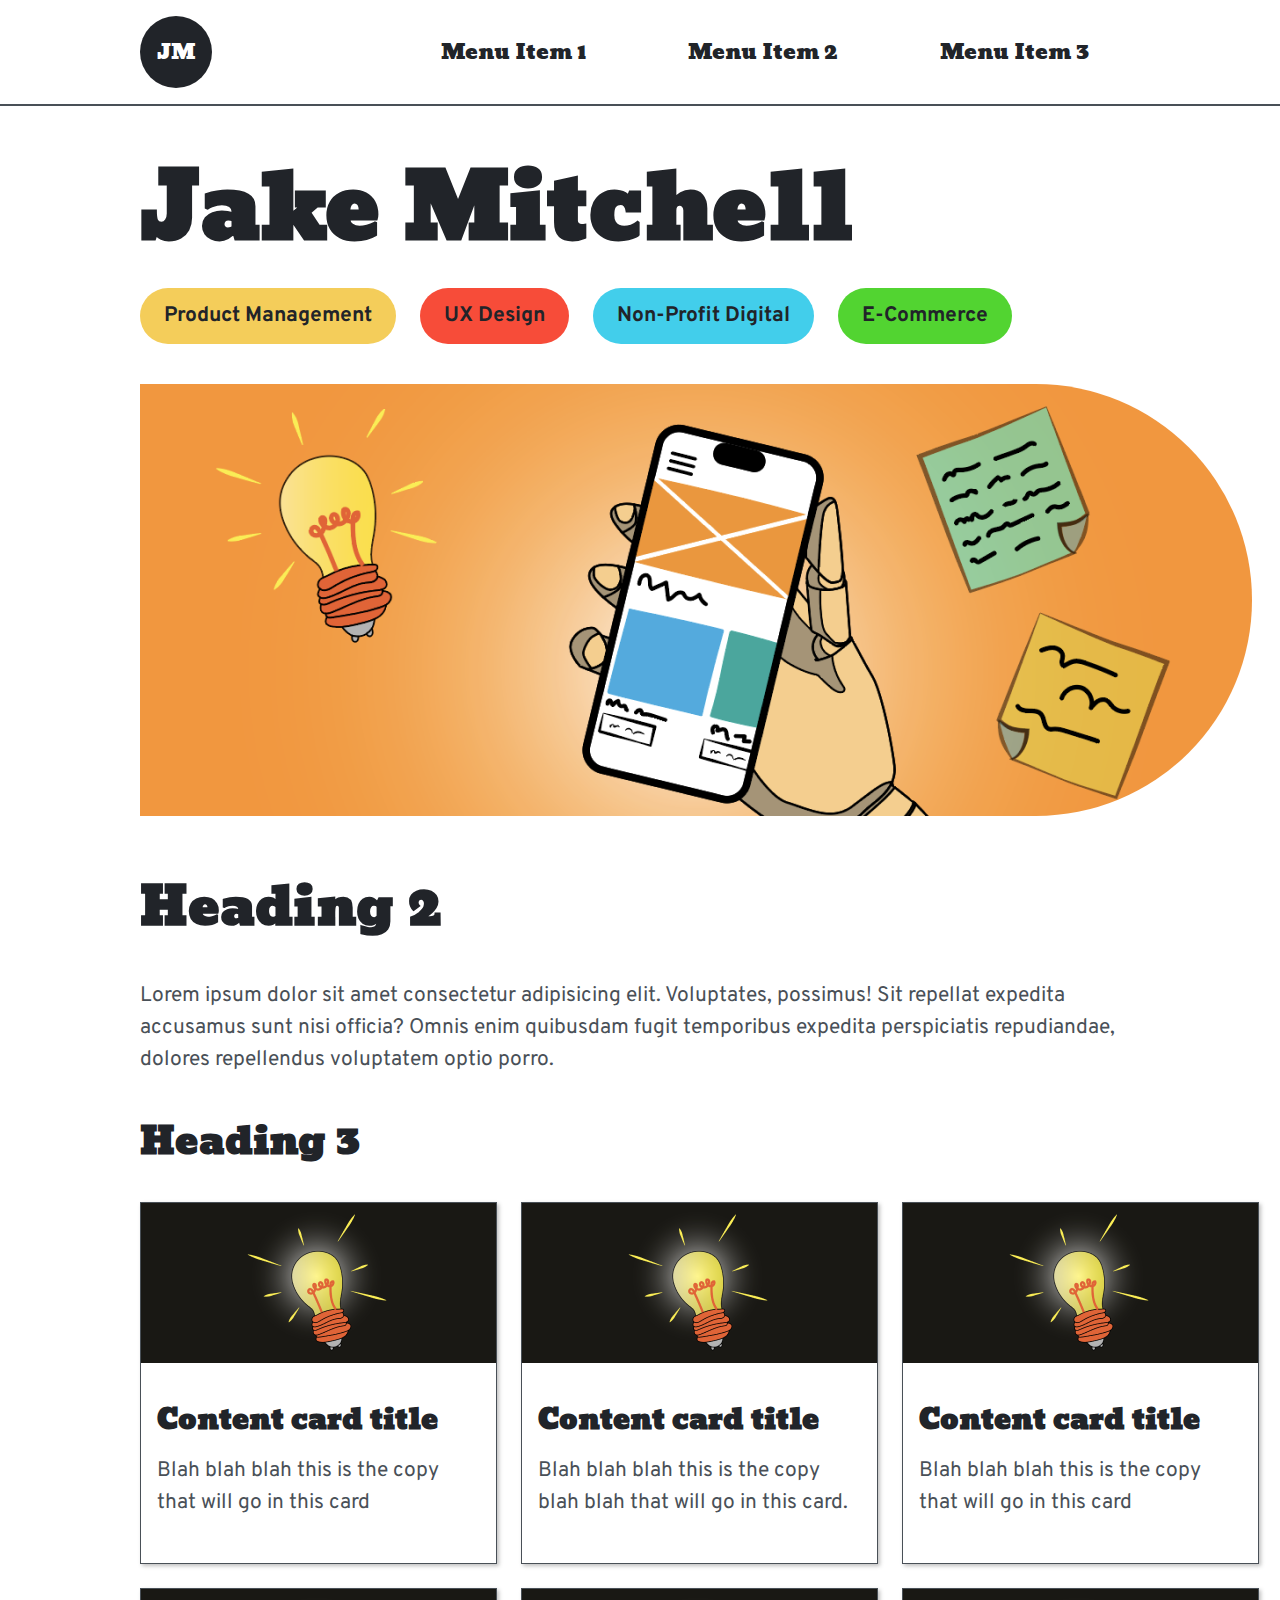
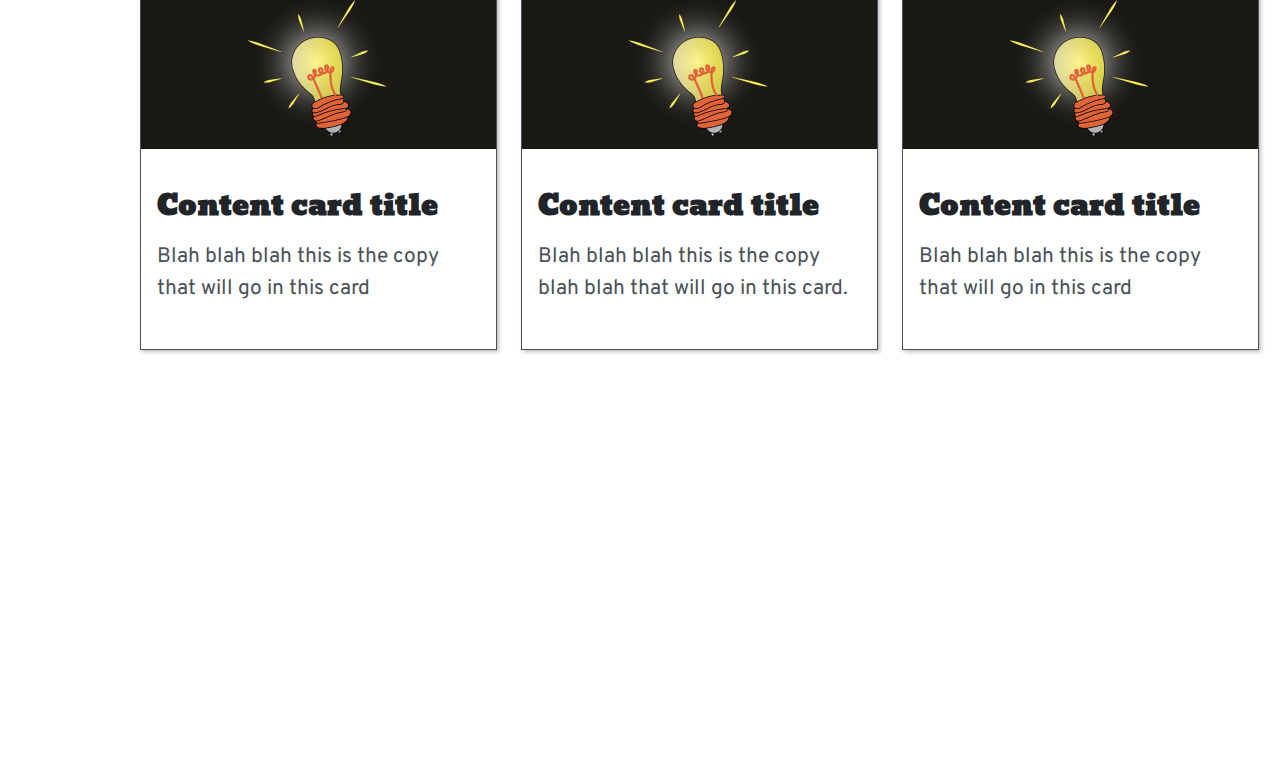
<file: index.html>
<!DOCTYPE html>
<html lang="en">
<head>
    <meta charset="UTF-8">
    <meta http-equiv="X-UA-Compatible" content="IE=edge">
    <meta name="viewport" content="width=device-width, initial-scale=1.0">
    <link rel="stylesheet" href="base-styles.css">
    <link rel="stylesheet" href="type-styles.css">
    <!-- <link rel="stylesheet" href="nav-styles.css"> -->
    <link rel="stylesheet" href="nav-styles-2.css">
    <link rel="stylesheet" href="styles.css">
    <link rel="preconnect" href="https://fonts.googleapis.com">
    <link rel="preconnect" href="https://fonts.gstatic.com" crossorigin>
    <link href="https://fonts.googleapis.com/css2?family=Angkor&family=Overpass:wght@400;600&display=swap" rel="stylesheet">
    <title>Document</title>
</head>
<body>

    <!-- <div class="nav-bar">
        <div class="nav-bar_content page-width">
            <div class="logo">JM</div>
            <div class="nav-bar_items">
                <a class="nav-bar_links">Menu Item 1</a>
                <a class="nav-bar_links">Menu Item 2</a>
                <a class="nav-bar_links">Menu Item 3</a>
            </div>
        </div>
    </div> -->

    <div id="navbar"></div>


<section class="page-width">

    <h1 class="impact-h1">Jake Mitchell</h1>
    <div class="skills-list">
        <div class="skills-list_item skills_list_item-red"><span>Product Management</span></div>
        <div class="skills-list_item skills_list_item-blue"><span>UX Design</span></div>
        <div class="skills-list_item skills_list_item-green"><span>Non-Profit Digital</span></div>
        <div class="skills-list_item skills_list_item-yellow"><span>E-Commerce</span></div>
    </div>
    <img class="hero-image" src="hero-image.png" alt="Illustration of a hand holding a phone that has wireframe diagrams on it">
    <h2>Heading 2</h2>
    <p>Lorem ipsum dolor sit amet consectetur adipisicing elit. Voluptates, possimus! Sit repellat expedita accusamus sunt nisi officia? Omnis enim quibusdam fugit temporibus expedita perspiciatis repudiandae, dolores repellendus voluptatem optio porro.</p>
    
    <h3>Heading 3</h3>

    <!-- CONTENT CART SECTION 1 -->
    <div class="collection-card_section">
        <div class="content-card_wrapper">
            <div class="content-card_image-container">
                <img class="content-card_image" src="light-bulb.png" alt="Girl in a jacket">
            </div>
            <div class="content-card_text-container">
                <h4 class="content-card_heading">Content card title</h4>
                <p class="content-card_text">Blah blah blah this is the copy that will go in this card</p>
            </div>
        </div>

        <div class="content-card_wrapper">
            <div class="content-card_image-container">
                <img class="content-card_image" src="light-bulb.png" alt="Girl in a jacket">
            </div>
            <div class="content-card_text-container">
                <h4 class="content-card_heading">Content card title</h4>
                <p class="content-card_text">Blah blah blah this is the copy blah blah that will go in this card.</p>
            </div>
        </div>

        <div class="content-card_wrapper">
            <div class="content-card_image-container">
                <img class="content-card_image" src="light-bulb.png" alt="Girl in a jacket">
            </div>
            <div class="content-card_text-container">
                <h4 class="content-card_heading">Content card title</h4>
                <p class="content-card_text">Blah blah blah this is the copy that will go in this card</p>
            </div>
        </div>
    </div>

    <!-- CONTENT CART SECTION 1 -->
    <div class="collection-card_section">
        <div class="content-card_wrapper">
            <div class="content-card_image-container">
                <img class="content-card_image" src="light-bulb.png" alt="Girl in a jacket">
            </div>
            <div class="content-card_text-container">
                <h4 class="content-card_heading">Content card title</h4>
                <p class="content-card_text">Blah blah blah this is the copy that will go in this card</p>
            </div>
        </div>

        <div class="content-card_wrapper">
            <div class="content-card_image-container">
                <img class="content-card_image" src="light-bulb.png" alt="Girl in a jacket">
            </div>
            <div class="content-card_text-container">
                <h4 class="content-card_heading">Content card title</h4>
                <p class="content-card_text">Blah blah blah this is the copy blah blah that will go in this card.</p>
            </div>
        </div>

        <div class="content-card_wrapper">
            <div class="content-card_image-container">
                <img class="content-card_image" src="light-bulb.png" alt="Girl in a jacket">
            </div>
            <div class="content-card_text-container">
                <h4 class="content-card_heading">Content card title</h4>
                <p class="content-card_text">Blah blah blah this is the copy that will go in this card</p>
            </div>
        </div>
    </div>

</section>

<br><br><br><br><br><br><br><br><br><br><br><br>



<script src="scripts.js"></script>

</body>
</html>
</file>
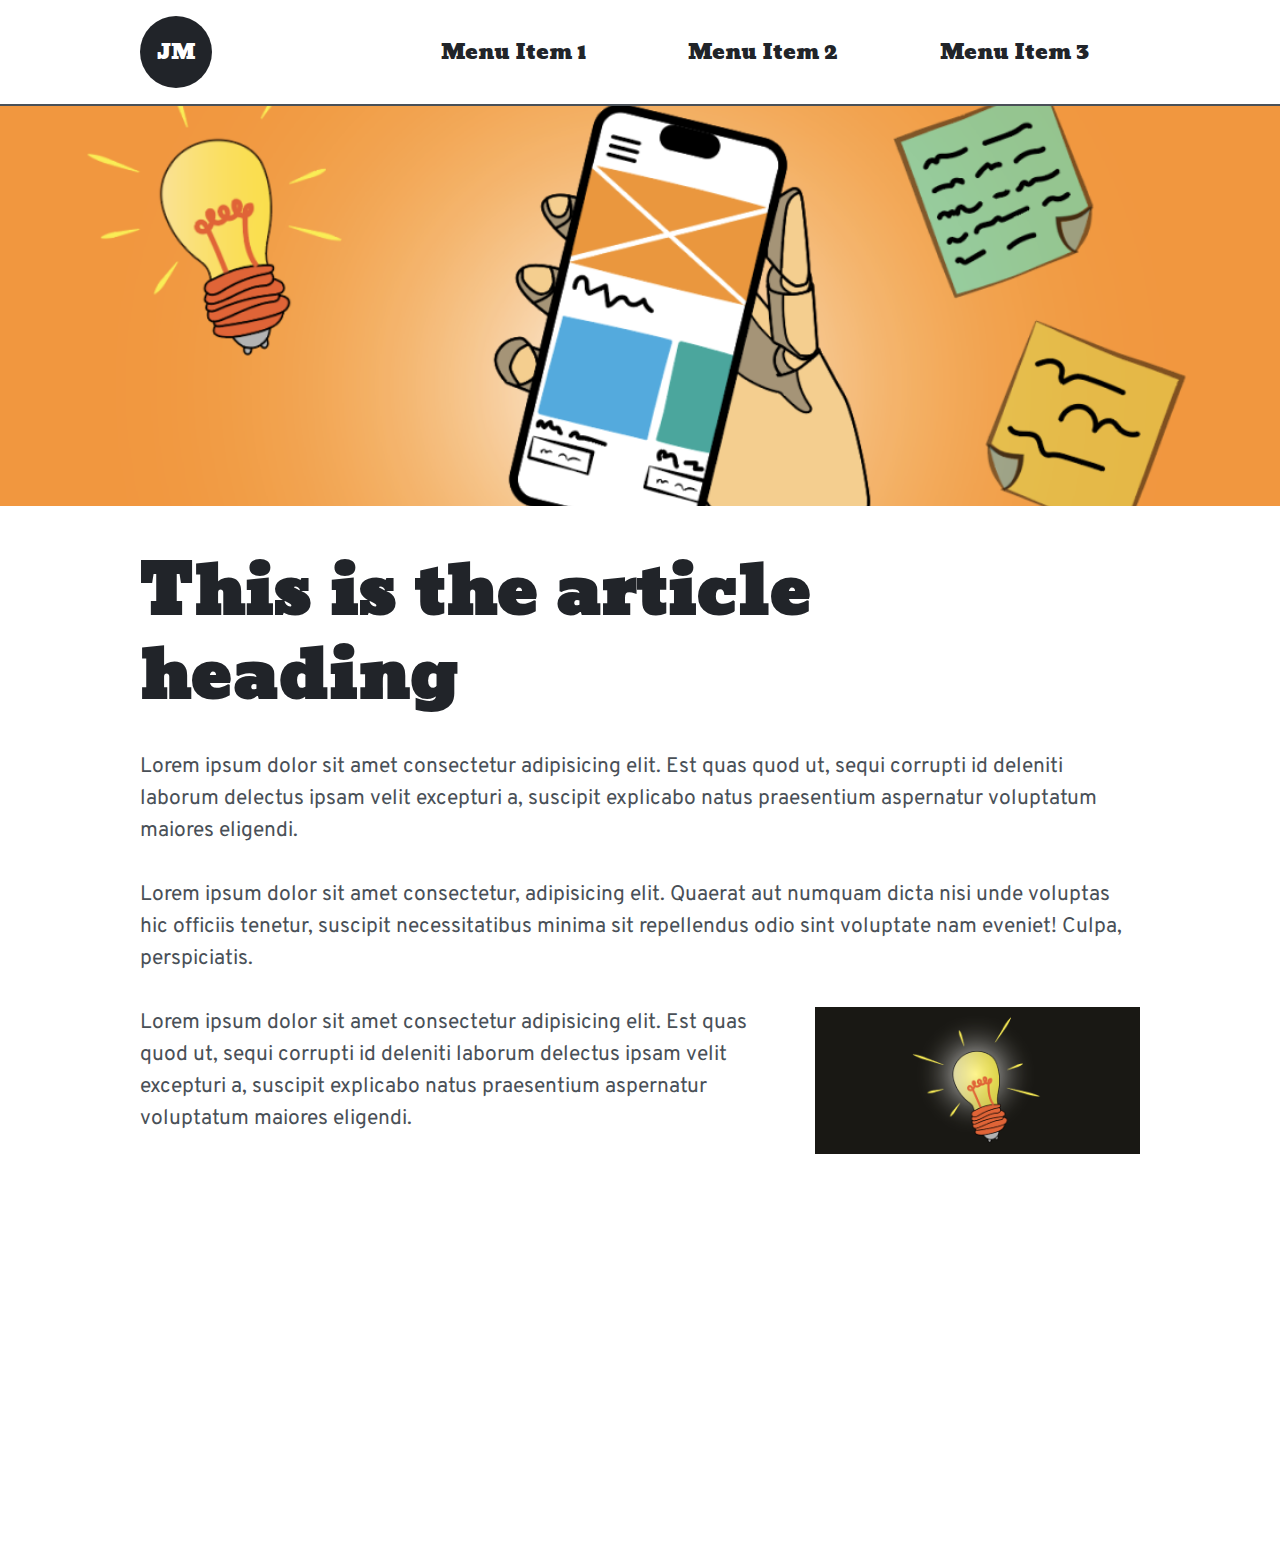
<file: article.html>
<!DOCTYPE html>
<html lang="en">
<head>
    <meta charset="UTF-8">
    <meta http-equiv="X-UA-Compatible" content="IE=edge">
    <meta name="viewport" content="width=device-width, initial-scale=1.0">
    <link rel="stylesheet" href="base-styles.css">
    <link rel="stylesheet" href="type-styles.css">
    <!-- <link rel="stylesheet" href="nav-styles.css"> -->
    <link rel="stylesheet" href="nav-styles-2.css">
    <link rel="stylesheet" href="article-styles.css">
    <link rel="stylesheet" href="styles.css">
    <link rel="preconnect" href="https://fonts.googleapis.com">
    <link rel="preconnect" href="https://fonts.gstatic.com" crossorigin>
    <link href="https://fonts.googleapis.com/css2?family=Angkor&family=Overpass:wght@400;600&display=swap" rel="stylesheet">
    <title>Document</title>
</head>
<body>
<!--
    <div class="nav-bar">
        <div class="nav-bar_content page-width">
            <div class="logo" onclick="navigateToIndex()">JM</div>
            <div class="nav-bar_items">
                <a class="nav-bar_links">Menu Item 1</a>
                <a class="nav-bar_links">Menu Item 2</a>
                <a class="nav-bar_links">Menu Item 3</a>
            </div>
        </div>
    </div>
-->

    <div id="navbar"></div>


    <div class="article-header_image-container">
        <img class="article-header_image" src="hero-image.png" alt="Illustration of a hand holding a phone that has wireframe diagrams on it">
    </div>

<section class="page-width">

    <h1 class="article_h1">This is the article heading</h1>

    <div class="full-width-text">
        <p>Lorem ipsum dolor sit amet consectetur adipisicing elit. Est quas quod ut, sequi corrupti id deleniti laborum delectus ipsam velit excepturi a, suscipit explicabo natus praesentium aspernatur voluptatum maiores eligendi.</p>
        <p>Lorem ipsum dolor sit amet consectetur, adipisicing elit. Quaerat aut numquam dicta nisi unde voluptas hic officiis tenetur, suscipit necessitatibus minima sit repellendus odio sint voluptate nam eveniet! Culpa, perspiciatis.</p>
    </div>

    <div class="two-third-text-with-image">
        <p class="two-thirds-text">Lorem ipsum dolor sit amet consectetur adipisicing elit. Est quas quod ut, sequi corrupti id deleniti laborum delectus ipsam velit excepturi a, suscipit explicabo natus praesentium aspernatur voluptatum maiores eligendi.</p>
        <img class="one-third-image" src="light-bulb.png" alt="Illustration of a hand holding a phone that has wireframe diagrams on it">
    </div>


</section>

<br><br><br><br><br><br><br><br><br><br><br><br>



<script src="scripts.js"></script>
</body>
</html>
</file>
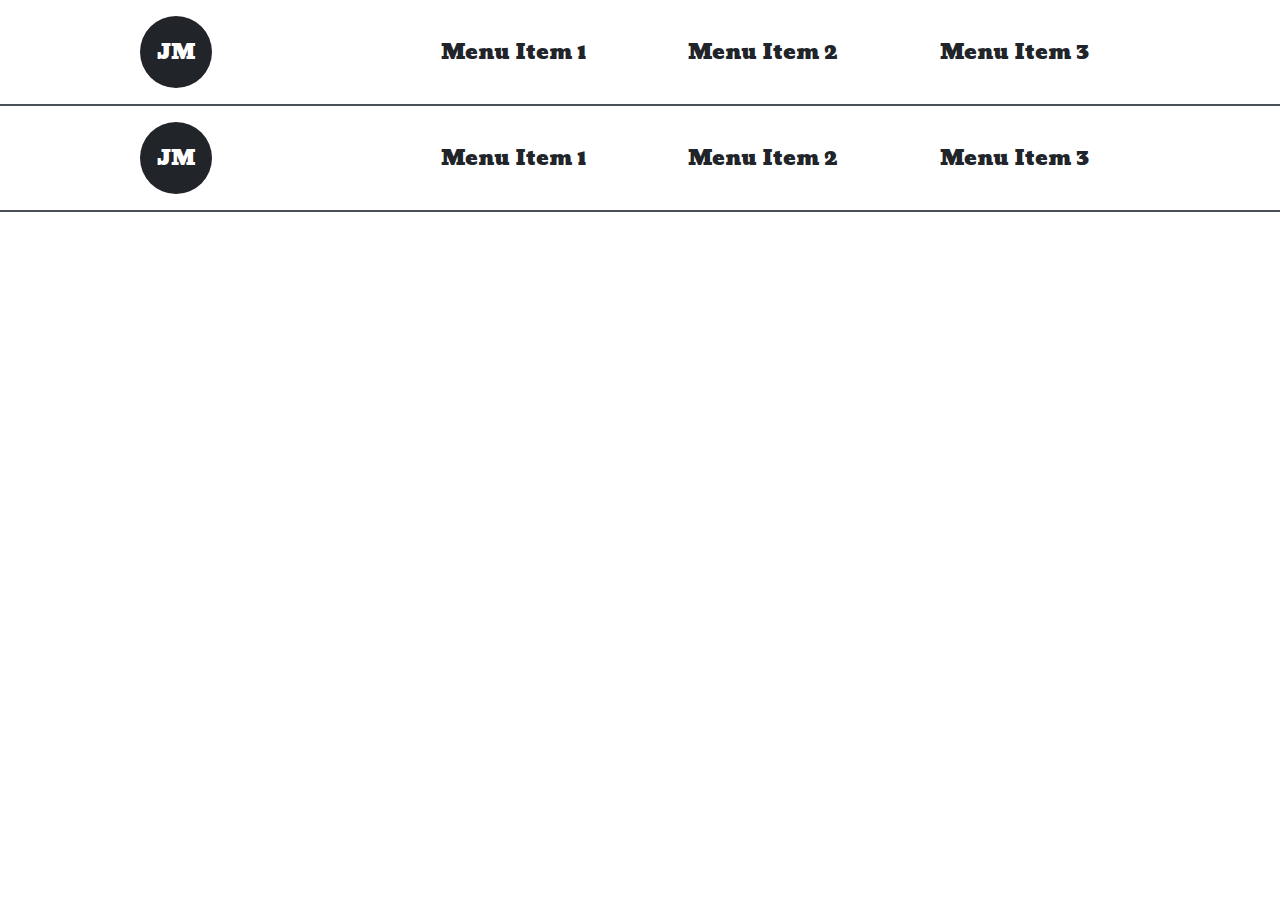
<file: other.html>
<!DOCTYPE html>
<html lang="en">
<head>
    <meta charset="UTF-8">
    <meta http-equiv="X-UA-Compatible" content="IE=edge">
    <meta name="viewport" content="width=device-width, initial-scale=1.0">
    <link rel="stylesheet" href="base-styles.css">
    <link rel="stylesheet" href="type-styles.css">
    <!-- <link rel="stylesheet" href="nav-styles.css"> -->
    <link rel="stylesheet" href="nav-styles-2.css">
    <link rel="stylesheet" href="article-styles.css">
    <link rel="stylesheet" href="styles.css">
    <link rel="preconnect" href="https://fonts.googleapis.com">
    <link rel="preconnect" href="https://fonts.gstatic.com" crossorigin>
    <link href="https://fonts.googleapis.com/css2?family=Angkor&family=Overpass:wght@400;600&display=swap" rel="stylesheet">
    <title>Document</title>
</head>
<body>

    <div class="nav-bar">
        <div class="nav-bar_content page-width">
            <!-- <img src="light-bulb.png" alt="" width="80" height="40"> -->
            <div class="logo" onclick="navigateToIndex()">JM</div>
            <div class="nav-bar_items">
                <a class="nav-bar_links">Menu Item 1</a>
                <a class="nav-bar_links">Menu Item 2</a>
                <a class="nav-bar_links">Menu Item 3</a>
            </div>
        </div>
    </div>

    <div id="navbar"></div>



<br><br><br><br><br><br><br><br><br><br><br><br>



<script src="scripts.js"></script>
</body>
</html>
</file>
<file: base-styles.css>
:root {

/* COLOURS */

    --white: #ffffff;
    --portfolio_red: #F74C39;
    --portfolio_purple: #7731D4;
    --portfolio_blue: #42CEEB;
    --portfolio_green: #52D431;
    --portfolio_yellow: #F4CD5A;
    --portfolio_black: #212429;
    --portfolio_dark-grey:#495057;
    --portfolio_mid-grey: #ACB5BD;
    --portfolio_light-grey: #DDE2E5;
    --portfolio_v-light-grey: #F8F9FA;

/* TYPOGRAPHY */

    /* fonts */
    --heading_font-family: 'Angkor', sans-serif;
    --body_font-family: 'Overpass', sans-serif;
    /* headings */
    --impact-h1_font-size: 90px;
    --impact-h1_line-height: 90px;
    --h1_font-size: 67px;
    --h1_line-height: 84px;
    --h2_font-size: 52px;
    --h2_line-height: 78px;
    --h3_font-size: 38px;
    --h3_line-height: 56px;
    --h4_font-size: 28px;
    --h4_line-height: 42px;
    --headings_bottom-margin_desktop: 32px;
    --headings_top-margin_desktop: 40px;
    /* Body copy */
    --body-text_font-size: 21px;
    --body-text_line-height: 32px;
    --body-text_bottom-margin_desktop: 32px;
    --body-text_top-margin_desktop: 40px;

/* MARGINS */

    --dsktp-margin_lg: 40px;
    --dsktp-margin_mid: 32px;
    --dsktp-marin_mid-2: 24px;
    --dsktp-margin_sml: 16px;
    --dsktp-margin_v-sml: 8px;


/* PAGE WIDTH */

    --max-width_desktop: 1000px;
    --max-width_tablet: 95%;
    --max-width_mobile: 95%;
}

body {
    line-height: var(--body-text_line-height);
    margin: 0 auto;
    /* max-width: var(--max-width_desktop); */
}

.page-width {
    margin: 0 auto;
    max-width: var(--max-width_desktop);
}
</file>
<file: type-styles.css>
body {
        font-size: var(--body-text_font-size);
        font-family: var(--body_font-family);
        color: var(--portfolio_dark-grey);
        line-height: var(--body-text_line-height);
    }
    
    h1,h2,h3,h4 {
        font-family: var(--heading_font-family);
        color: var(--portfolio_black);
        margin-bottom: var(--dsktp-margin_mid);
    }
    
    .impact-h1 {
        font-size: var(--impact-h1_font-size);
        line-height: var(--impact-h1_line-height);
    }
    
    h1 {
        font-size: var(--h1_font-size);
        line-height: var(--h1_line-height);
    }
    
    h2 {
        font-size: var(--h2_font-size);
        line-height: var(--h2_line-height);
    }
    
    h3 {
        font-size: var(--h3_font-size);
        line-height: var(--h3_line-height);
    }
    
    h4 {
        font-size: var(--h4_font-size);
        line-height: var(--h4_line-height);
    }

    p {
        color: var(--portfolio_dark-grey);
        margin-bottom: var(--dsktp-margin_mid);
    }
</file>
<file: nav-styles.css>
.nav-bar {
    height: 104px;
    background-color: var(--portfolio_black);
    display: flex;
}

.nav-bar_content {
    display: flex;
    width: 100%;
    flex-direction: row;
    justify-content: space-between;
    align-items: center;
    font-family: var(--heading_font-family);
}

.logo {
    background-color: var(--white);
    height: 48px;
    width: 80px;
    border-top-right-radius: 20px;
    border-bottom-right-radius: 20px;
    display: flex;
    justify-content: center; /* Center horizontally */
    align-items: center;
    color: var(--portfolio_black)
}

.nav-bar_items {
    width: 75%;
    display: flex;
    justify-content: space-around;
    font-size: var(--h4-font-size);
    color: var(--white);
}

.nav-bar_items a:hover {
    text-decoration: underline;
    text-decoration-color: var(--white);
}
</file>
<file: nav-styles-2.css>
.nav-bar {
    height: 104px;
    background-color: var(--white);
    display: flex;
    border-bottom: 2px solid var(--portfolio_dark-grey)
}

.nav-bar_content {
    display: flex;
    width: 100%;
    flex-direction: row;
    justify-content: space-between;
    align-items: center;
    font-family: var(--heading_font-family);
}

.logo {
    background-color: var(--portfolio_black);
    height: 72px;
    width: 72px;
    border-radius: 100%;
    /* border-top-right-radius: 20px;
    border-bottom-right-radius: 20px; */
    display: flex;
    justify-content: center; /* Center horizontally */
    align-items: center;
    color: var(--white);
    cursor: pointer;
}

.nav-bar_items {
    width: 75%;
    display: flex;
    justify-content: space-around;
    font-size: var(--h4-font-size);
    color: var(--portfolio_black);
}

.nav-bar_links {
    text-decoration: underline 8px rgba(255, 255, 255, 0);
    transition: all 300ms;
}

.nav-bar_links:hover {
    text-decoration: underline;
    text-decoration-thickness: 8px;
    cursor: pointer;
}


.nav-bar_links:nth-of-type(1):hover {
    color: var(--portfolio_yellow);
    text-decoration-color: var(--portfolio_yellow);
}

.nav-bar_links:nth-of-type(2):hover {
    color: var(--portfolio_red);
    text-decoration-color: var(--portfolio_red);
}

.nav-bar_links:nth-of-type(3):hover {
    color: var(--portfolio_blue);
    text-decoration-color: var(--portfolio_blue);
}

.nav-bar_links:nth-of-type(4):hover {
    color: var(--portfolio_green);
    text-decoration-color: var(--portfolio_green);
}
</file>
<file: styles.css>
/* Skills list */

.skills-list {
    display: flex;
    margin-bottom: var(--dsktp-margin_lg);
    flex-wrap: wrap;
    
}

.skills-list_item {
    border-radius: 30px;
    /* padding: 12px 24px 12px 24px; */
    display: flex;
    align-items: center;
    margin-right: 24px;
    font-weight: bold;
    color: var(--portfolio_black);
}

.skills-list_item span {
    padding: 12px 24px 12px 24px;
    vertical-align: center;
    display: inline-block;
}

.skills-list_item:nth-of-type(1) {
    background-color: var(--portfolio_yellow); 
}

.skills-list_item:nth-of-type(2) {
    background-color: var(--portfolio_red);
}

.skills-list_item:nth-of-type(3) {
    background-color: var(--portfolio_blue);
}

.skills-list_item:nth-of-type(4) {
    background-color: var(--portfolio_green) 
}


.hero-image {
    border-top-right-radius: 250px;
    border-bottom-right-radius: 250px;
}



.collection-card_section {
    display: grid;
    grid-template-columns: repeat(3, 1fr);
    gap: 24px;
    margin-bottom: var(--dsktp-marin_mid-2)
}

.content-card_wrapper {
    height: 360px; /* Add to media queries */
    /* width: 33%; Add to media queries */
    border: 1px solid var(--portfolio_dark-grey);
    box-shadow: 2px 2px 4px 0px rgba(0, 0, 0, 0.25);
    display: flex;
    flex-direction: column;
    transition: transform 0.2s, box-shadow 0.2s;
}

.content-card_image-container {
    min-height: 160px;
    width: 100%;
    overflow: hidden;
    object-fit: cover; /* may not need this */
}

.content-card_text-container {
    max-width: 100%;
    padding-left: 16px;
    padding-right: 16px;
    /* padding-bottom: 16px;
    overflow: hidden; */
    /* white-space: nowrap; */
    /* text-overflow: ellipsis; */
    max-height: 200px;
}

.content-card_heading {
    margin-top: var(--dsktp-margin_mid);
    margin-bottom: var(--dsktp-margin_sml);
    line-height: 28px;
}

.content-card_text {
    max-height: 80px;
}

.content-card_wrapper:hover {
    transform: translate(-10px, -10px); /* Lift up and to the left by 10px */
    box-shadow: 0 10px 20px rgba(0, 0, 0, 0.2); /* Larger box shadow */
    cursor: pointer;
}
</file>
<file: article-styles.css>
.article-header_image-container {
    height: 400px;
    overflow: hidden;
    position: relative;
}

.article-header_image {
    width: 100%;
    height: 100%;
    object-fit: cover;
    position: absolute;
    margin-bottom: var(--dsktp-margin_lg)
}

.two-third-text-with-image {
    display: grid;
    grid-template-columns: 2fr 1fr; 
    gap: 24px;
    align-items: start;
}

.two-thirds-text {
    grid-column: 1; 
    margin-top: 0px;
}

.one-third-image {
    grid-column: 2; 
    max-width: 100%; 
}
</file>
